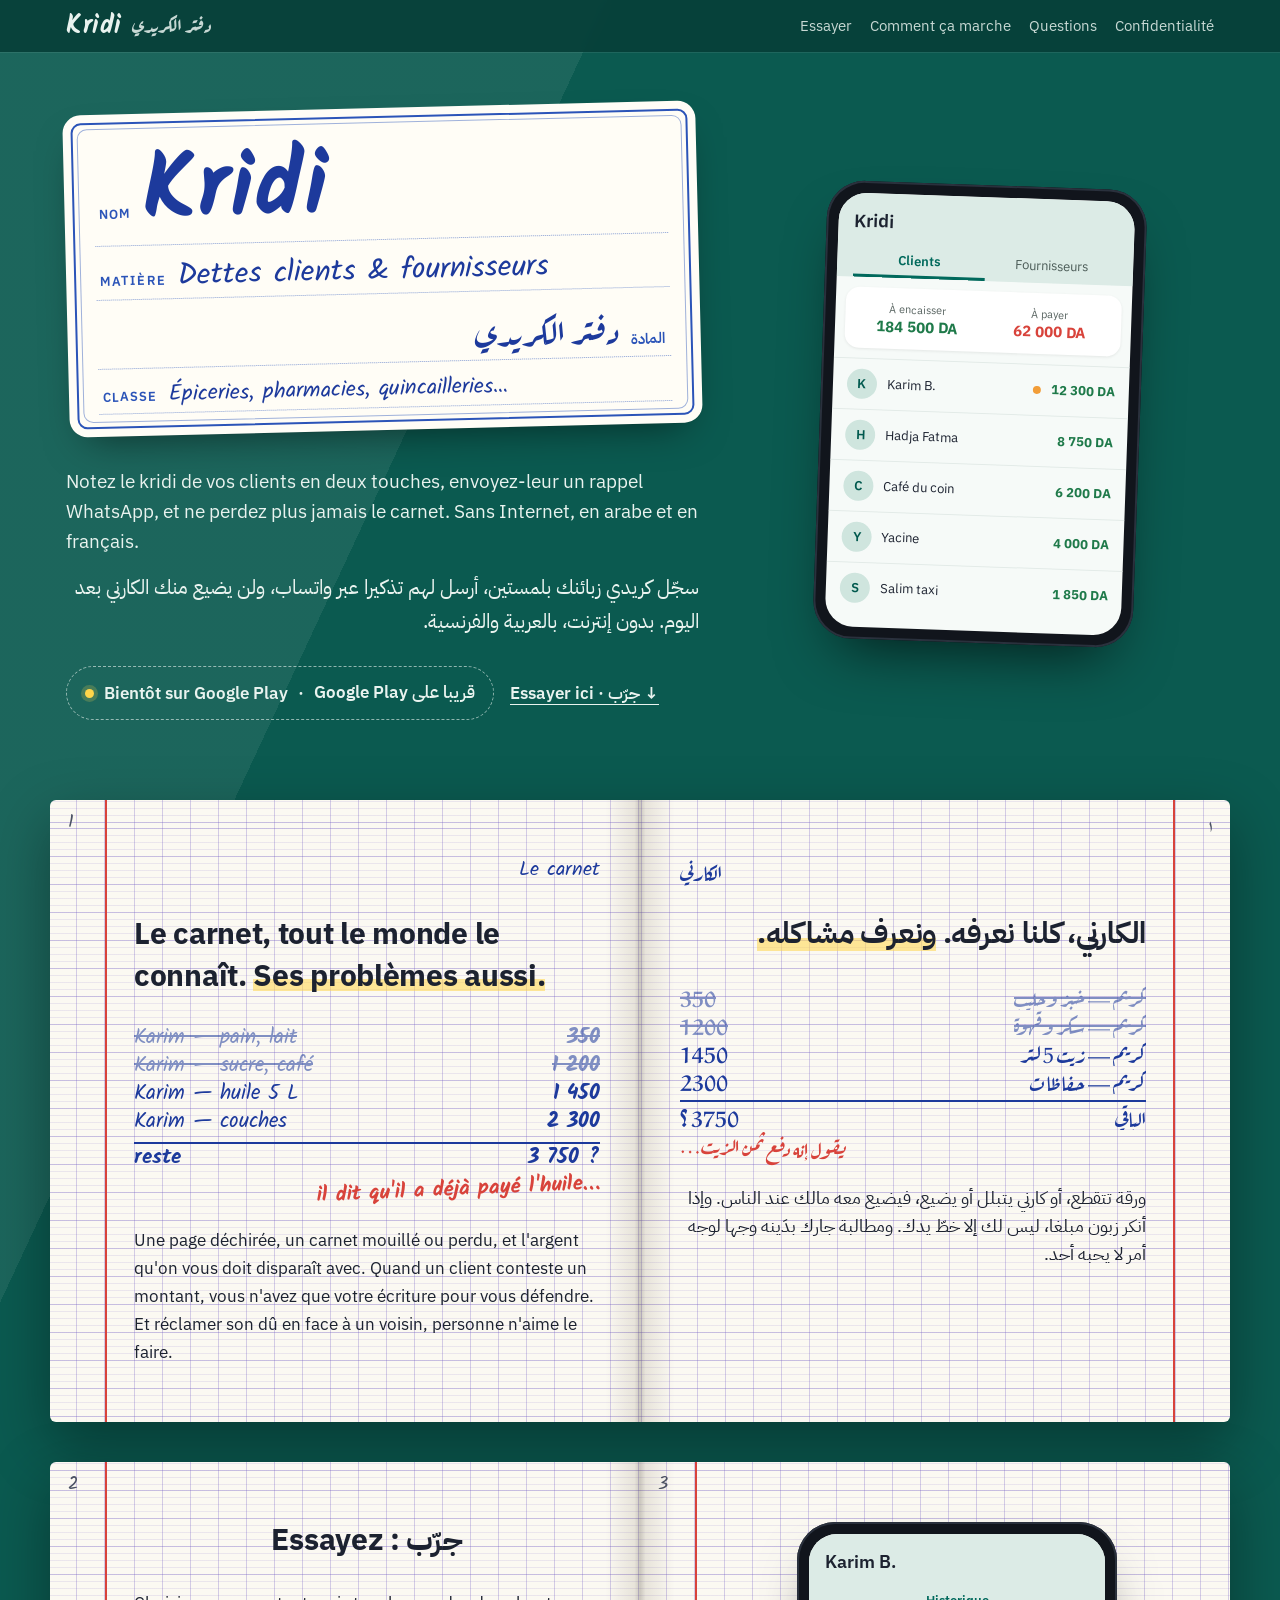
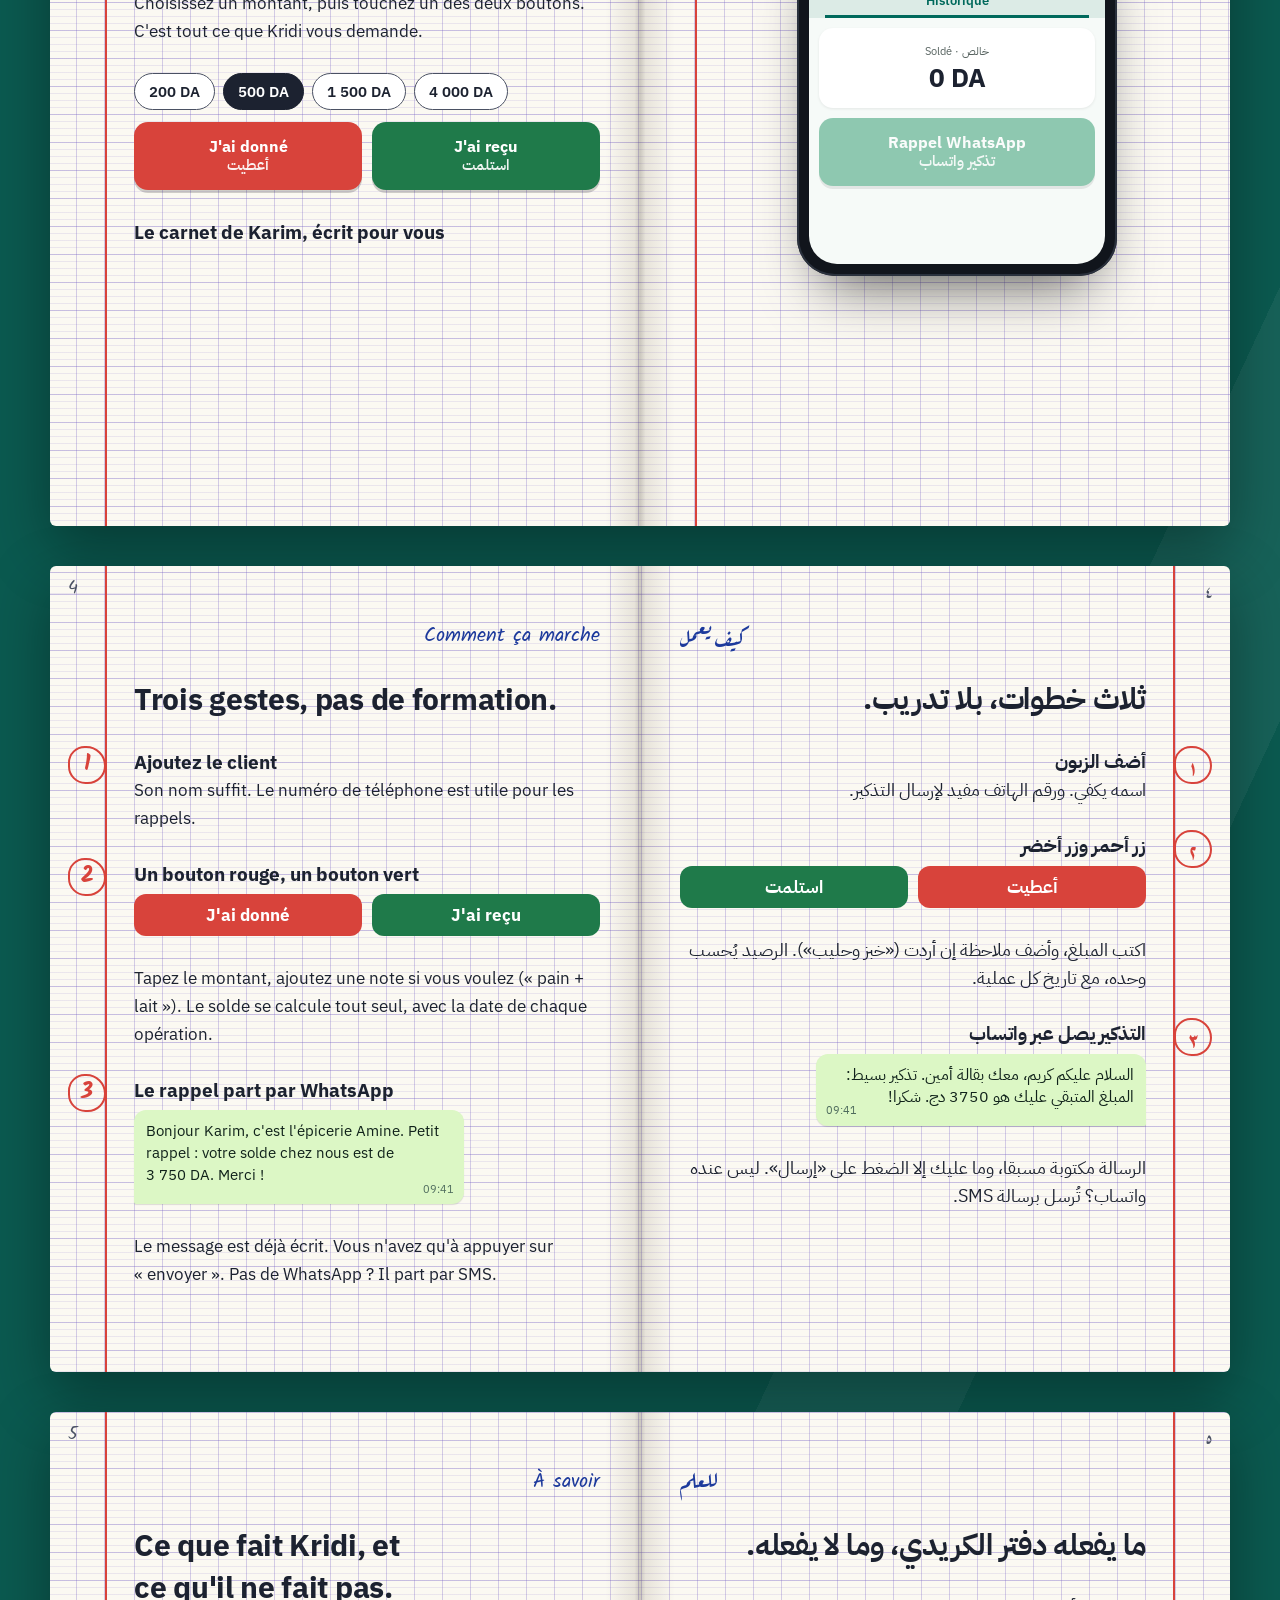
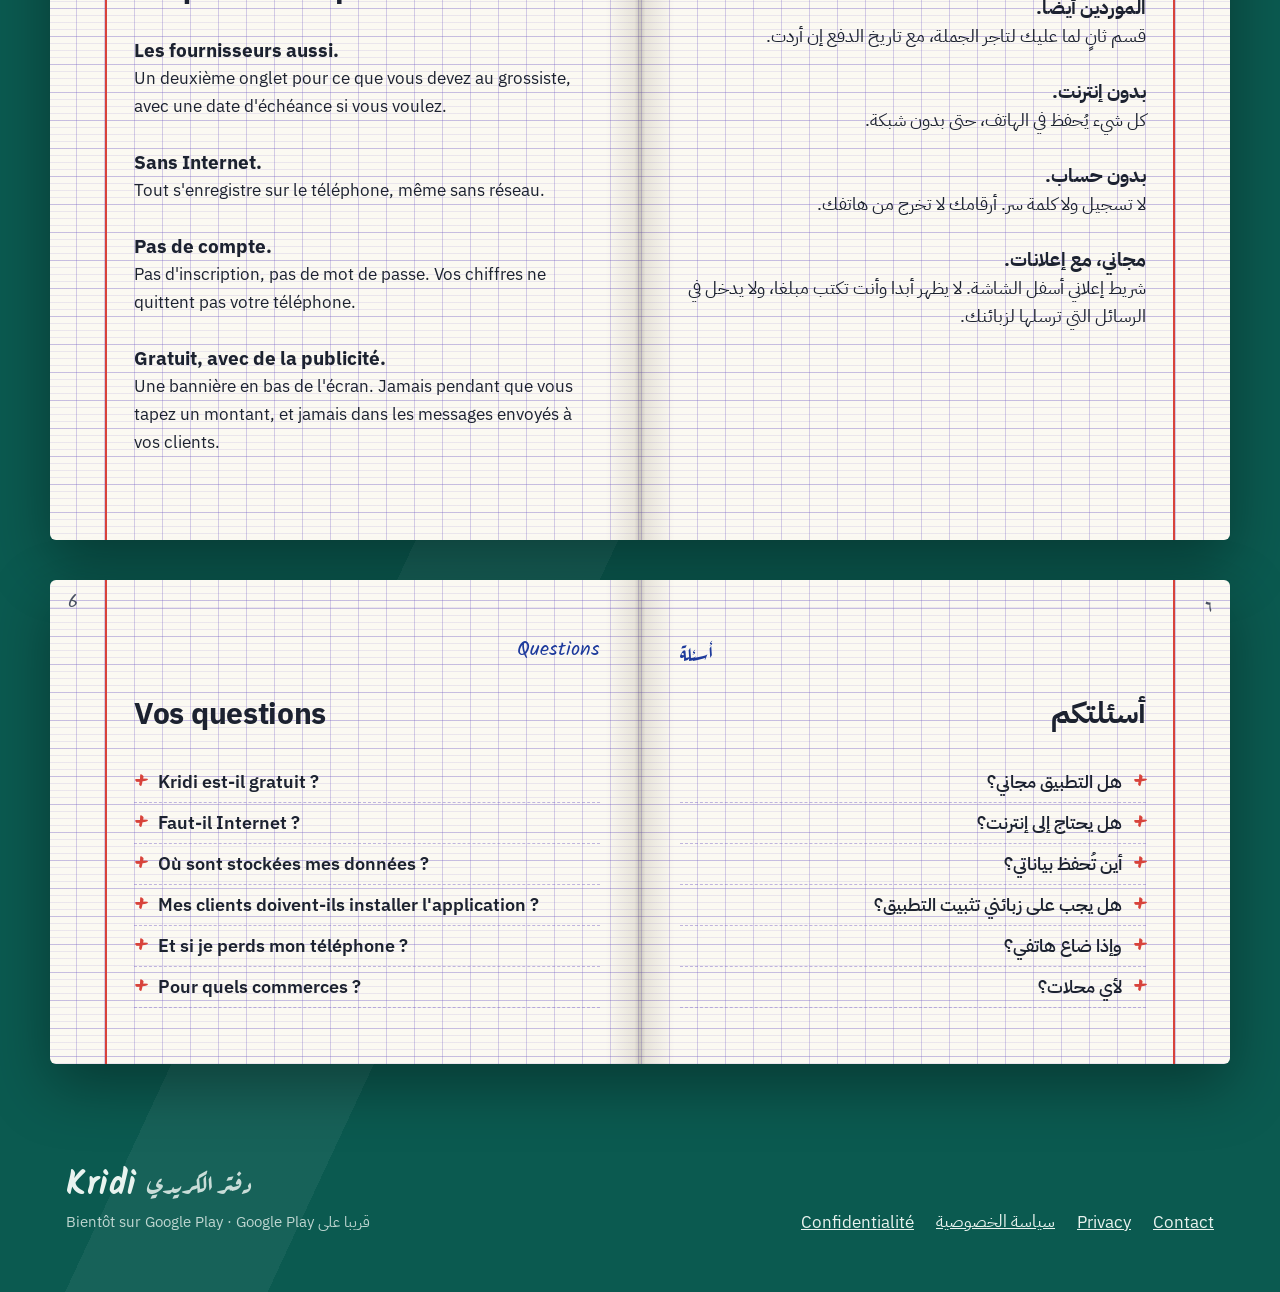
<file: index.html>
<!doctype html>
<html lang="fr">
<head>
<meta charset="utf-8">
<meta name="viewport" content="width=device-width, initial-scale=1">
<title>Kridi — Carnet de crédit pour commerçants · دفتر الكريدي</title>
<meta name="description" content="Kridi remplace le carnet de crédit papier : dettes clients et fournisseurs en deux touches, rappels WhatsApp, sans Internet. En arabe et en français. Gratuit.">
<link rel="canonical" href="https://ironsnitra.github.io/kridi/">
<meta name="theme-color" content="#0b5a50">
<meta name="robots" content="index, follow, max-image-preview:large">

<meta property="og:type" content="website">
<meta property="og:site_name" content="Kridi">
<meta property="og:title" content="Kridi — le carnet de crédit des commerçants · دفتر الكريدي">
<meta property="og:description" content="Notez le kridi de vos clients en deux touches, envoyez un rappel WhatsApp, et ne perdez plus le carnet.">
<meta property="og:url" content="https://ironsnitra.github.io/kridi/">
<meta property="og:image" content="https://ironsnitra.github.io/kridi/assets/og.png">
<meta property="og:image:width" content="1200">
<meta property="og:image:height" content="630">
<meta property="og:image:alt" content="L'étiquette d'un cahier : Nom Kridi, Matière : dettes clients et fournisseurs, دفتر الكريدي">
<meta property="og:locale" content="fr_DZ">
<meta property="og:locale:alternate" content="ar_DZ">
<meta name="twitter:card" content="summary_large_image">

<link rel="icon" href="assets/favicon.svg" type="image/svg+xml">
<link rel="apple-touch-icon" href="assets/apple-touch-icon.png">

<link rel="preconnect" href="https://fonts.googleapis.com">
<link rel="preconnect" href="https://fonts.gstatic.com" crossorigin>
<link rel="stylesheet" href="https://fonts.googleapis.com/css2?family=Aref+Ruqaa:wght@400;700&family=IBM+Plex+Sans+Arabic:wght@400;600;700&family=IBM+Plex+Sans:wght@400;600;700&family=Kalam:wght@400;700&display=swap">
<link rel="stylesheet" href="assets/style.css">

<script type="application/ld+json">
{
  "@context": "https://schema.org",
  "@graph": [
    {
      "@type": "SoftwareApplication",
      "name": "Kridi",
      "alternateName": ["دفتر الكريدي", "Carnet Kridi"],
      "description": "Carnet de crédit numérique pour commerçants : dettes clients et fournisseurs, rappels WhatsApp et SMS, fonctionne sans Internet.",
      "applicationCategory": "BusinessApplication",
      "operatingSystem": "Android",
      "inLanguage": ["ar", "fr", "en"],
      "offers": { "@type": "Offer", "price": "0", "priceCurrency": "DZD" },
      "url": "https://ironsnitra.github.io/kridi/",
      "image": "https://ironsnitra.github.io/kridi/assets/og.png"
    },
    {
      "@type": "FAQPage",
      "mainEntity": [
        { "@type": "Question", "name": "Kridi est-il gratuit ?", "acceptedAnswer": { "@type": "Answer", "text": "Oui. L'application affiche des publicités discrètes, jamais pendant que vous notez un montant." } },
        { "@type": "Question", "name": "Faut-il Internet pour utiliser Kridi ?", "acceptedAnswer": { "@type": "Answer", "text": "Non. Tout fonctionne hors ligne. Internet sert seulement à afficher les publicités et à envoyer les rappels WhatsApp." } },
        { "@type": "Question", "name": "Où sont stockées mes données ?", "acceptedAnswer": { "@type": "Answer", "text": "Sur votre téléphone. Il n'y a ni compte ni serveur : nous ne voyons pas vos clients ni vos montants." } },
        { "@type": "Question", "name": "Mes clients doivent-ils installer l'application ?", "acceptedAnswer": { "@type": "Answer", "text": "Non. Ils reçoivent un simple message WhatsApp ou SMS que vous envoyez vous-même." } },
        { "@type": "Question", "name": "Que se passe-t-il si je perds mon téléphone ?", "acceptedAnswer": { "@type": "Answer", "text": "Pour l'instant, les données restent sur le téléphone. La sauvegarde arrive dans une prochaine version." } }
      ]
    }
  ]
}
</script>
<script>
  // Decide the language before first paint on small screens, to avoid a flash.
  try {
    var saved = localStorage.getItem("kridi-lang");
    var guess = (navigator.language || "").slice(0, 2) === "ar" ? "ar" : "fr";
    document.documentElement.dataset.lang = saved || guess;
  } catch (e) { document.documentElement.dataset.lang = "fr"; }
</script>
</head>
<body>

<header class="topbar">
  <a class="brand" href="./" aria-label="Kridi, accueil"><b>Kridi</b><span lang="ar">دفتر الكريدي</span></a>
  <nav aria-label="Sections">
    <a href="#essayer">Essayer</a>
    <a href="#comment">Comment ça marche</a>
    <a href="#questions">Questions</a>
    <a href="privacy/">Confidentialité</a>
  </nav>
  <div class="lang-switch" role="group" aria-label="Langue / اللغة">
    <button type="button" data-set-lang="fr" aria-pressed="true">FR</button>
    <button type="button" data-set-lang="ar" lang="ar" aria-pressed="false">عربي</button>
  </div>
</header>

<section class="cover" aria-labelledby="title">
  <div>
    <div class="label">
      <h1 id="title">
        <span class="field field--name"><small>Nom</small> <span class="w">Kridi</span></span>
        <span class="field field--subject"><small>Matière</small> <span class="w">Dettes clients &amp; fournisseurs</span></span>
        <span class="field field--subject" lang="ar" dir="rtl"><small>المادة</small> <span class="w">دفتر الكريدي</span></span>
        <span class="field field--class"><small>Classe</small> <span class="w">Épiceries, pharmacies, quincailleries…</span></span>
      </h1>
    </div>

    <p class="lede" lang="fr">Notez le kridi de vos clients en deux touches, envoyez-leur un rappel WhatsApp, et ne perdez plus jamais le carnet. Sans Internet, en arabe et en français.</p>
    <p class="lede" lang="ar" dir="rtl">سجّل كريدي زبائنك بلمستين، أرسل لهم تذكيرا عبر واتساب، ولن يضيع منك الكارني بعد اليوم. بدون إنترنت، بالعربية والفرنسية.</p>

    <div class="actions">
      <span class="soon"><i aria-hidden="true"></i><span lang="fr">Bientôt sur Google Play</span><span class="sep" aria-hidden="true">·</span><span lang="ar" dir="rtl">قريبا على Google Play</span></span>
      <a class="ghost-link" href="#essayer">Essayer ici · <span lang="ar">جرّب</span> ↓</a>
    </div>
  </div>

  <div class="phone" role="img" aria-label="Écran d'accueil de Kridi : total à encaisser 184 500 DA, total à payer 62 000 DA, liste des clients avec leur solde">
    <div class="screen" aria-hidden="true">
      <div class="appbar">
        <b>Kridi</b>
        <div class="tabs"><span class="on">Clients</span><span>Fournisseurs</span></div>
      </div>
      <div class="totals">
        <div><small>À encaisser</small><strong class="pos">184 500 DA</strong></div>
        <div><small>À payer</small><strong class="neg">62 000 DA</strong></div>
      </div>
      <ul class="rows">
        <li><span class="av">K</span><span class="nm">Karim B.</span><span class="dot"></span><span class="amt">12 300 DA</span></li>
        <li><span class="av">H</span><span class="nm">Hadja Fatma</span><span class="amt">8 750 DA</span></li>
        <li><span class="av">C</span><span class="nm">Café du coin</span><span class="amt">6 200 DA</span></li>
        <li><span class="av">Y</span><span class="nm">Yacine</span><span class="amt">4 000 DA</span></li>
        <li><span class="av">S</span><span class="nm">Salim taxi</span><span class="amt">1 850 DA</span></li>
      </ul>
    </div>
  </div>
</section>

<main>

  <!-- 1. The paper notebook -->
  <section class="spread" aria-label="Le carnet papier / الكارني">
    <article class="page" lang="fr">
      <span class="folio">1</span>
      <p class="date">Le carnet</p>
      <h2>Le carnet, tout le monde le connaît. <u>Ses problèmes aussi.</u></h2>
      <ul class="ledger" aria-label="Exemple de page de carnet">
        <li class="paid"><span class="n">Karim — pain, lait</span><span class="a">350</span></li>
        <li class="paid"><span class="n">Karim — sucre, café</span><span class="a">1 200</span></li>
        <li><span class="n">Karim — huile 5 L</span><span class="a">1 450</span></li>
        <li><span class="n">Karim — couches</span><span class="a">2 300</span></li>
        <li class="sum"><span class="n">reste</span><span class="a">3 750 ?</span></li>
        <li class="scribble">il dit qu'il a déjà payé l'huile…</li>
      </ul>
      <p>Une page déchirée, un carnet mouillé ou perdu, et l'argent qu'on vous doit disparaît avec. Quand un client conteste un montant, vous n'avez que votre écriture pour vous défendre. Et réclamer son dû en face à un voisin, personne n'aime le faire.</p>
    </article>
    <article class="page" lang="ar" dir="rtl">
      <span class="folio">١</span>
      <p class="date">الكارني</p>
      <h2>الكارني، كلنا نعرفه. <u>ونعرف مشاكله.</u></h2>
      <ul class="ledger" aria-label="مثال على صفحة من الكارني">
        <li class="paid"><span class="n">كريم — خبز وحليب</span><span class="a">350</span></li>
        <li class="paid"><span class="n">كريم — سكر وقهوة</span><span class="a">1200</span></li>
        <li><span class="n">كريم — زيت 5 لتر</span><span class="a">1450</span></li>
        <li><span class="n">كريم — حفاظات</span><span class="a">2300</span></li>
        <li class="sum"><span class="n">الباقي</span><span class="a">3750 ؟</span></li>
        <li class="scribble">يقول إنه دفع ثمن الزيت…</li>
      </ul>
      <p>ورقة تتقطع، أو كارني يتبلل أو يضيع، فيضيع معه مالك عند الناس. وإذا أنكر زبون مبلغا، ليس لك إلا خطّ يدك. ومطالبة جارك بدَينه وجها لوجه أمر لا يحبه أحد.</p>
    </article>
  </section>

  <!-- 2. Live demo -->
  <section class="spread spread--demo" id="essayer" aria-labelledby="demo-title">
    <div class="page" lang="fr">
      <span class="folio">2</span>
      <h2 id="demo-title" class="demo-intro">Essayez&nbsp;: <span lang="ar">جرّب</span></h2>
      <p>Choisissez un montant, puis touchez un des deux boutons. C'est tout ce que Kridi vous demande.</p>
      <div class="demo-controls">
        <div class="chips" role="group" aria-label="Montant / المبلغ">
          <button type="button" data-amount="200" aria-pressed="false">200 DA</button>
          <button type="button" data-amount="500" aria-pressed="true">500 DA</button>
          <button type="button" data-amount="1500" aria-pressed="false">1 500 DA</button>
          <button type="button" data-amount="4000" aria-pressed="false">4 000 DA</button>
        </div>
        <div class="demo-buttons">
          <button type="button" class="give" data-type="credit">J'ai donné <small lang="ar">أعطيت</small></button>
          <button type="button" class="get" data-type="payment">J'ai reçu <small lang="ar">استلمت</small></button>
        </div>
      </div>
      <h3>Le carnet de Karim, écrit pour vous</h3>
      <ol class="ledger demo-ledger" aria-live="polite"></ol>
    </div>
    <div class="page" lang="fr">
      <span class="folio">3</span>
      <div class="phone demo-phone">
        <div class="screen">
          <div class="appbar"><b>Karim B.</b><div class="tabs"><span class="on">Historique</span></div></div>
          <div class="balance-card">
            <small data-balance-label>Soldé</small>
            <strong data-balance>0 DA</strong>
          </div>
          <div style="padding: 0 10px">
            <button type="button" class="demo-remind" disabled>Rappel WhatsApp <small lang="ar">تذكير واتساب</small></button>
          </div>
          <div class="bubble demo-bubble" hidden>
            <span data-msg></span>
            <time>09:41</time>
          </div>
        </div>
      </div>
    </div>
  </section>

  <!-- 3. How it works -->
  <section class="spread" id="comment" aria-label="Comment ça marche / كيف يعمل">
    <article class="page" lang="fr">
      <span class="folio">4</span>
      <p class="date">Comment ça marche</p>
      <h2>Trois gestes, pas de formation.</h2>
      <ol class="steps">
        <li>
          <h3>Ajoutez le client</h3>
          <p>Son nom suffit. Le numéro de téléphone est utile pour les rappels.</p>
        </li>
        <li>
          <h3>Un bouton rouge, un bouton vert</h3>
          <div class="two-buttons" aria-hidden="true"><span class="give">J'ai donné</span><span class="get">J'ai reçu</span></div>
          <p>Tapez le montant, ajoutez une note si vous voulez («&nbsp;pain + lait&nbsp;»). Le solde se calcule tout seul, avec la date de chaque opération.</p>
        </li>
        <li>
          <h3>Le rappel part par WhatsApp</h3>
          <div class="bubble">Bonjour Karim, c'est l'épicerie Amine. Petit rappel&nbsp;: votre solde chez nous est de 3&nbsp;750&nbsp;DA. Merci&nbsp;!<time>09:41</time></div>
          <p>Le message est déjà écrit. Vous n'avez qu'à appuyer sur «&nbsp;envoyer&nbsp;». Pas de WhatsApp&nbsp;? Il part par SMS.</p>
        </li>
      </ol>
    </article>
    <article class="page" lang="ar" dir="rtl">
      <span class="folio">٤</span>
      <p class="date">كيف يعمل</p>
      <h2>ثلاث خطوات، بلا تدريب.</h2>
      <ol class="steps">
        <li>
          <h3>أضف الزبون</h3>
          <p>اسمه يكفي. ورقم الهاتف مفيد لإرسال التذكير.</p>
        </li>
        <li>
          <h3>زر أحمر وزر أخضر</h3>
          <div class="two-buttons" aria-hidden="true"><span class="give">أعطيت</span><span class="get">استلمت</span></div>
          <p>اكتب المبلغ، وأضف ملاحظة إن أردت («خبز وحليب»). الرصيد يُحسب وحده، مع تاريخ كل عملية.</p>
        </li>
        <li>
          <h3>التذكير يصل عبر واتساب</h3>
          <div class="bubble">السلام عليكم كريم، معك بقالة أمين. تذكير بسيط: المبلغ المتبقي عليك هو 3750 دج. شكرا!<time>09:41</time></div>
          <p>الرسالة مكتوبة مسبقا، وما عليك إلا الضغط على «إرسال». ليس عنده واتساب؟ تُرسل برسالة SMS.</p>
        </li>
      </ol>
    </article>
  </section>

  <!-- 4. What to know -->
  <section class="spread" aria-label="Ce qu'il faut savoir / ما يجب أن تعرفه">
    <article class="page" lang="fr">
      <span class="folio">5</span>
      <p class="date">À savoir</p>
      <h2>Ce que fait Kridi, et ce qu'il ne fait pas.</h2>
      <ul class="facts">
        <li><b>Les fournisseurs aussi.</b> Un deuxième onglet pour ce que vous devez au grossiste, avec une date d'échéance si vous voulez.</li>
        <li><b>Sans Internet.</b> Tout s'enregistre sur le téléphone, même sans réseau.</li>
        <li><b>Pas de compte.</b> Pas d'inscription, pas de mot de passe. Vos chiffres ne quittent pas votre téléphone.</li>
        <li><b>Gratuit, avec de la publicité.</b> Une bannière en bas de l'écran. Jamais pendant que vous tapez un montant, et jamais dans les messages envoyés à vos clients.</li>
      </ul>
    </article>
    <article class="page" lang="ar" dir="rtl">
      <span class="folio">٥</span>
      <p class="date">للعلم</p>
      <h2>ما يفعله دفتر الكريدي، وما لا يفعله.</h2>
      <ul class="facts">
        <li><b>الموردين أيضا.</b> قسم ثانٍ لما عليك لتاجر الجملة، مع تاريخ الدفع إن أردت.</li>
        <li><b>بدون إنترنت.</b> كل شيء يُحفظ في الهاتف، حتى بدون شبكة.</li>
        <li><b>بدون حساب.</b> لا تسجيل ولا كلمة سر. أرقامك لا تخرج من هاتفك.</li>
        <li><b>مجاني، مع إعلانات.</b> شريط إعلاني أسفل الشاشة. لا يظهر أبدا وأنت تكتب مبلغا، ولا يدخل في الرسائل التي ترسلها لزبائنك.</li>
      </ul>
    </article>
  </section>

  <!-- 5. FAQ -->
  <section class="spread faq" id="questions" aria-label="Questions / أسئلة">
    <article class="page" lang="fr">
      <span class="folio">6</span>
      <p class="date">Questions</p>
      <h2>Vos questions</h2>
      <details><summary>Kridi est-il gratuit&nbsp;?</summary><p>Oui. L'application affiche des publicités discrètes, jamais pendant que vous notez un montant.</p></details>
      <details><summary>Faut-il Internet&nbsp;?</summary><p>Non. Tout fonctionne hors ligne. Internet sert seulement à afficher les publicités et à envoyer les rappels WhatsApp.</p></details>
      <details><summary>Où sont stockées mes données&nbsp;?</summary><p>Sur votre téléphone. Il n'y a ni compte ni serveur&nbsp;: nous ne voyons pas vos clients ni vos montants. Détails dans la <a href="privacy/">politique de confidentialité</a>.</p></details>
      <details><summary>Mes clients doivent-ils installer l'application&nbsp;?</summary><p>Non. Ils reçoivent un simple message WhatsApp ou SMS que vous envoyez vous-même.</p></details>
      <details><summary>Et si je perds mon téléphone&nbsp;?</summary><p>Pour l'instant, les données restent sur le téléphone. La sauvegarde arrive dans une prochaine version.</p></details>
      <details><summary>Pour quels commerces&nbsp;?</summary><p>Tout commerce qui vend à crédit&nbsp;: épiceries, alimentation générale, boulangeries, pharmacies, quincailleries, taxiphones.</p></details>
    </article>
    <article class="page" lang="ar" dir="rtl">
      <span class="folio">٦</span>
      <p class="date">أسئلة</p>
      <h2>أسئلتكم</h2>
      <details><summary>هل التطبيق مجاني؟</summary><p>نعم. يعرض إعلانات بسيطة، ولا تظهر أبدا وأنت تسجّل مبلغا.</p></details>
      <details><summary>هل يحتاج إلى إنترنت؟</summary><p>لا. كل شيء يعمل بدون إنترنت. الإنترنت يُستعمل فقط لعرض الإعلانات وإرسال التذكير عبر واتساب.</p></details>
      <details><summary>أين تُحفظ بياناتي؟</summary><p>في هاتفك. لا يوجد حساب ولا خادم، ولا نرى زبائنك ولا مبالغك. التفاصيل في <a href="privacy/#ar">سياسة الخصوصية</a>.</p></details>
      <details><summary>هل يجب على زبائني تثبيت التطبيق؟</summary><p>لا. تصلهم رسالة واتساب أو SMS عادية ترسلها أنت بنفسك.</p></details>
      <details><summary>وإذا ضاع هاتفي؟</summary><p>حاليا تبقى البيانات في الهاتف. النسخ الاحتياطي قادم في إصدار قريب.</p></details>
      <details><summary>لأي محلات؟</summary><p>كل محل يبيع بالكريدي: بقالة، مواد غذائية عامة، مخبزة، صيدلية، محل أدوات، طاكسيفون.</p></details>
    </article>
  </section>

</main>

<footer class="backcover">
  <div>
    <a class="brand" href="./"><b>Kridi</b><span lang="ar">دفتر الكريدي</span></a>
    <p>Bientôt sur Google Play · <span lang="ar" dir="rtl">قريبا على Google Play</span></p>
  </div>
  <nav aria-label="Liens">
    <a href="privacy/">Confidentialité</a>
    <a href="privacy/#ar" lang="ar">سياسة الخصوصية</a>
    <a href="privacy/#en" lang="en">Privacy</a>
    <a href="mailto:slash.spitfire@gmail.com">Contact</a>
  </nav>
</footer>

<script src="assets/site.js" defer></script>
</body>
</html>
</file>
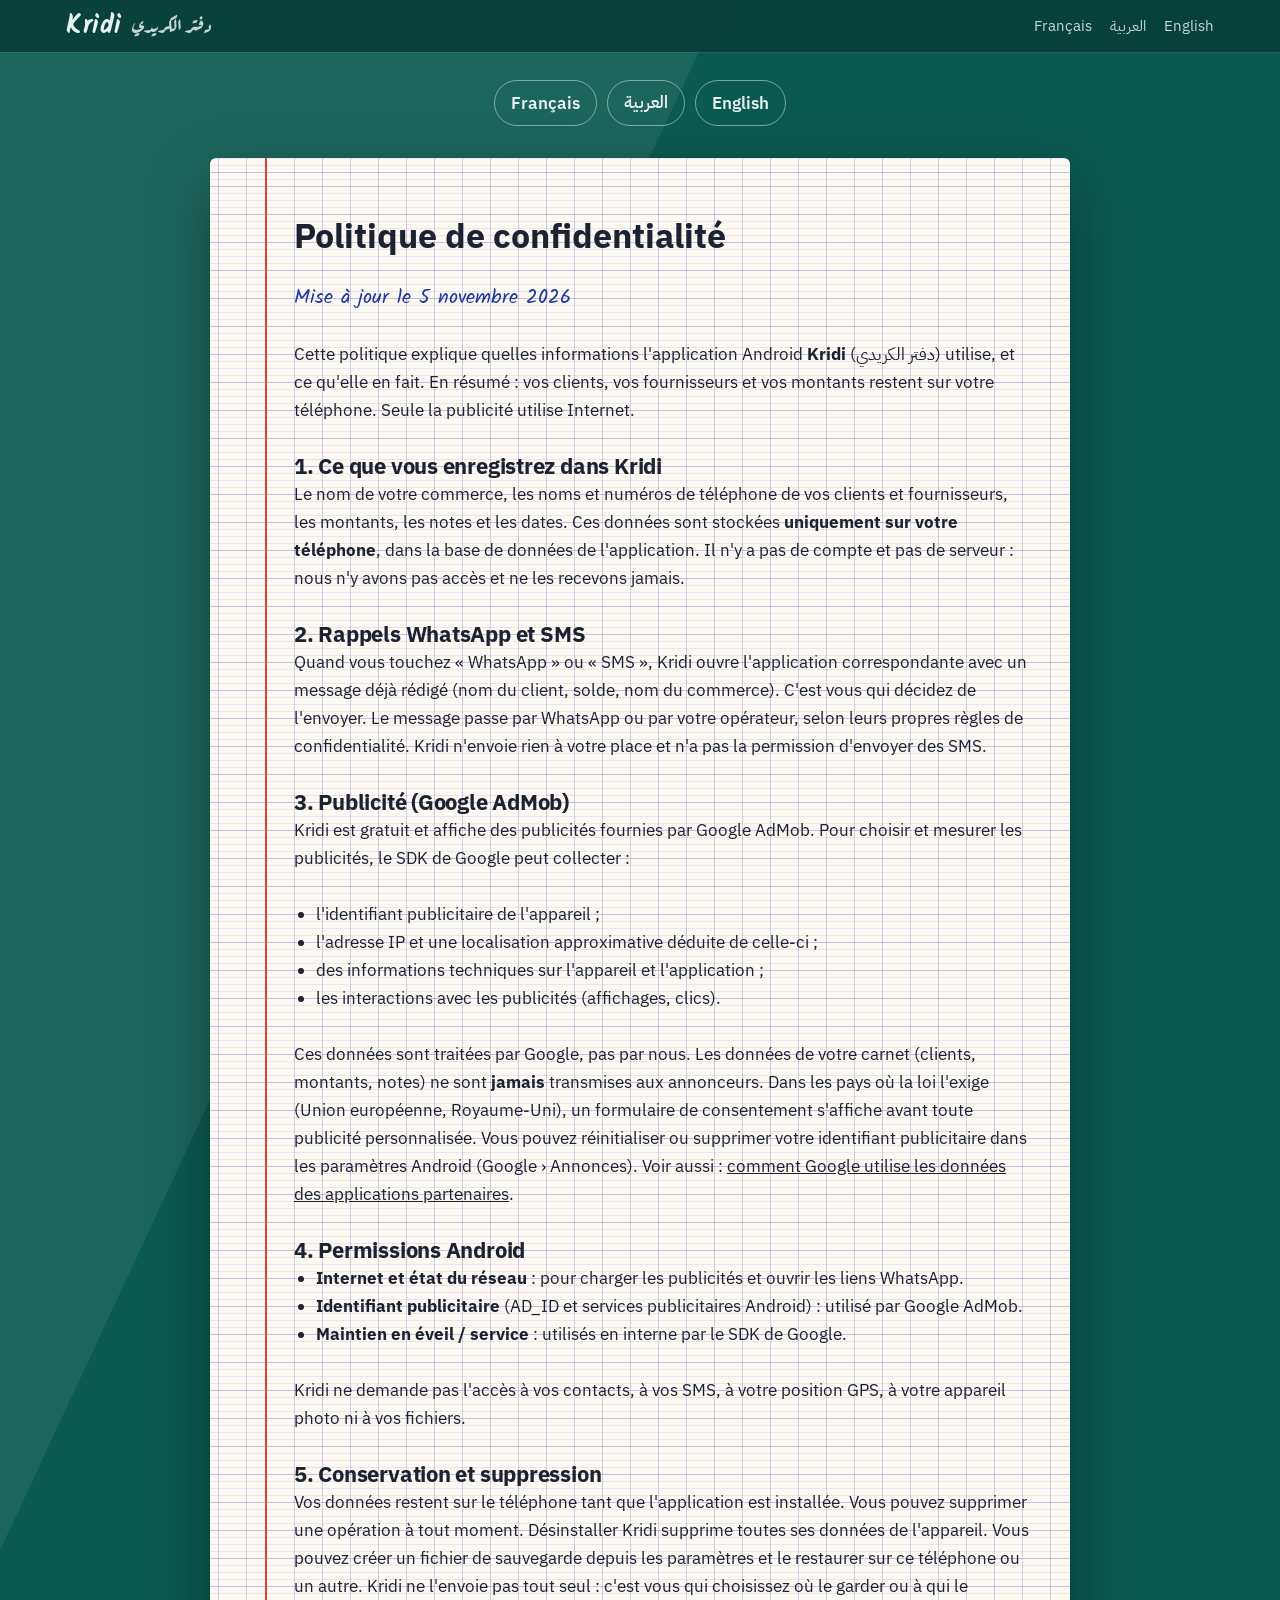
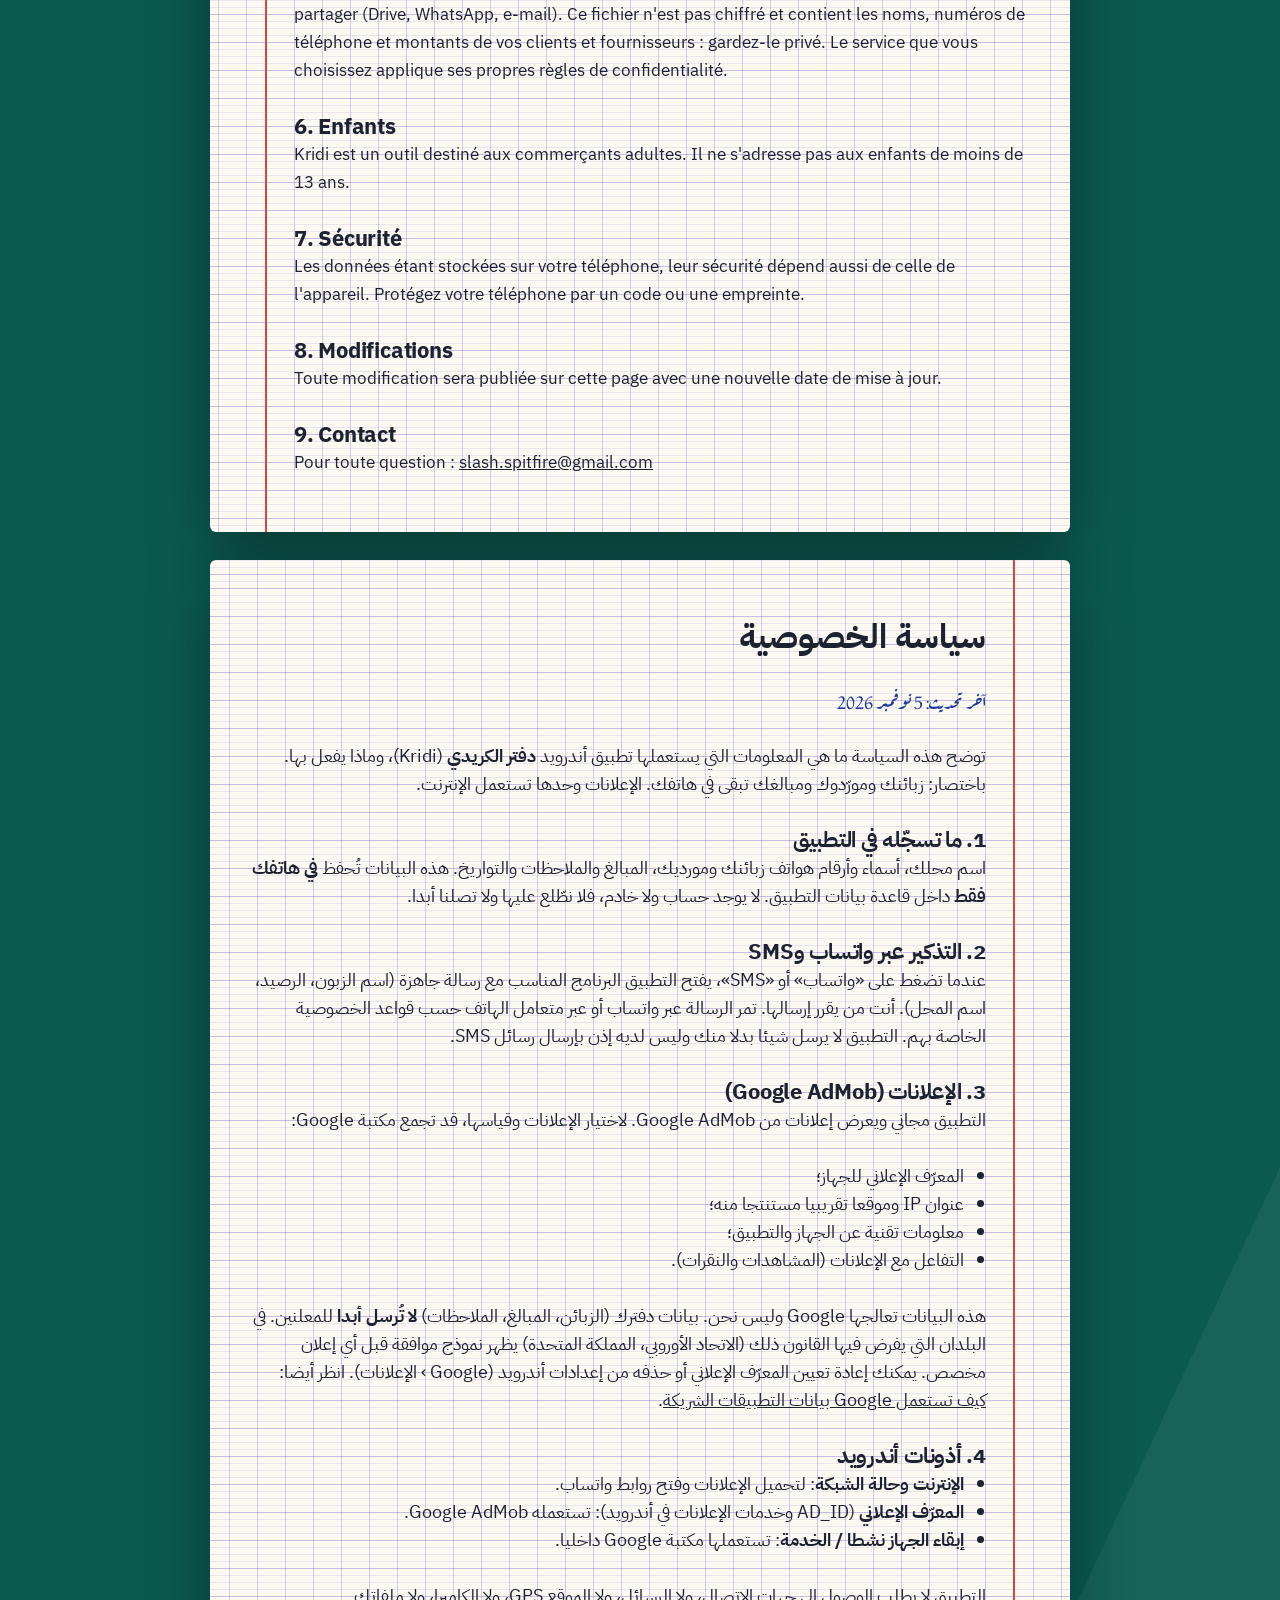
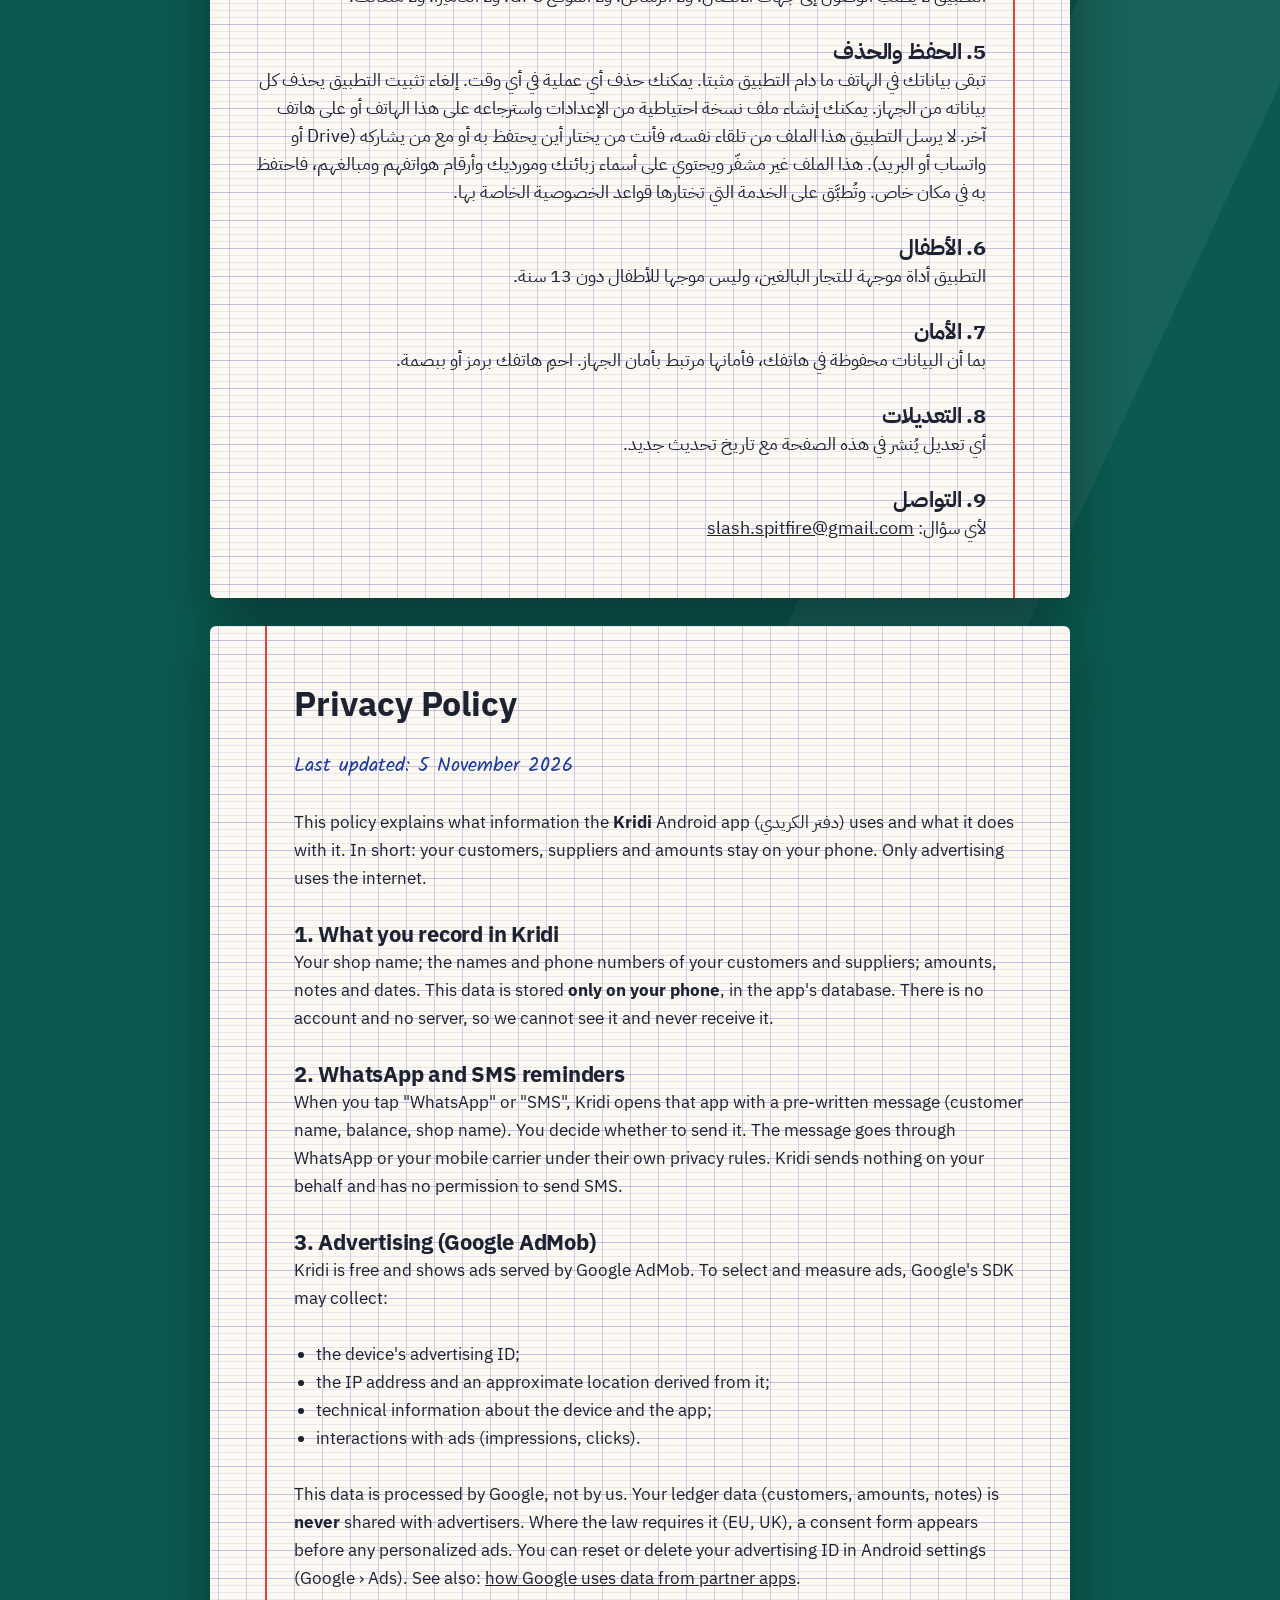
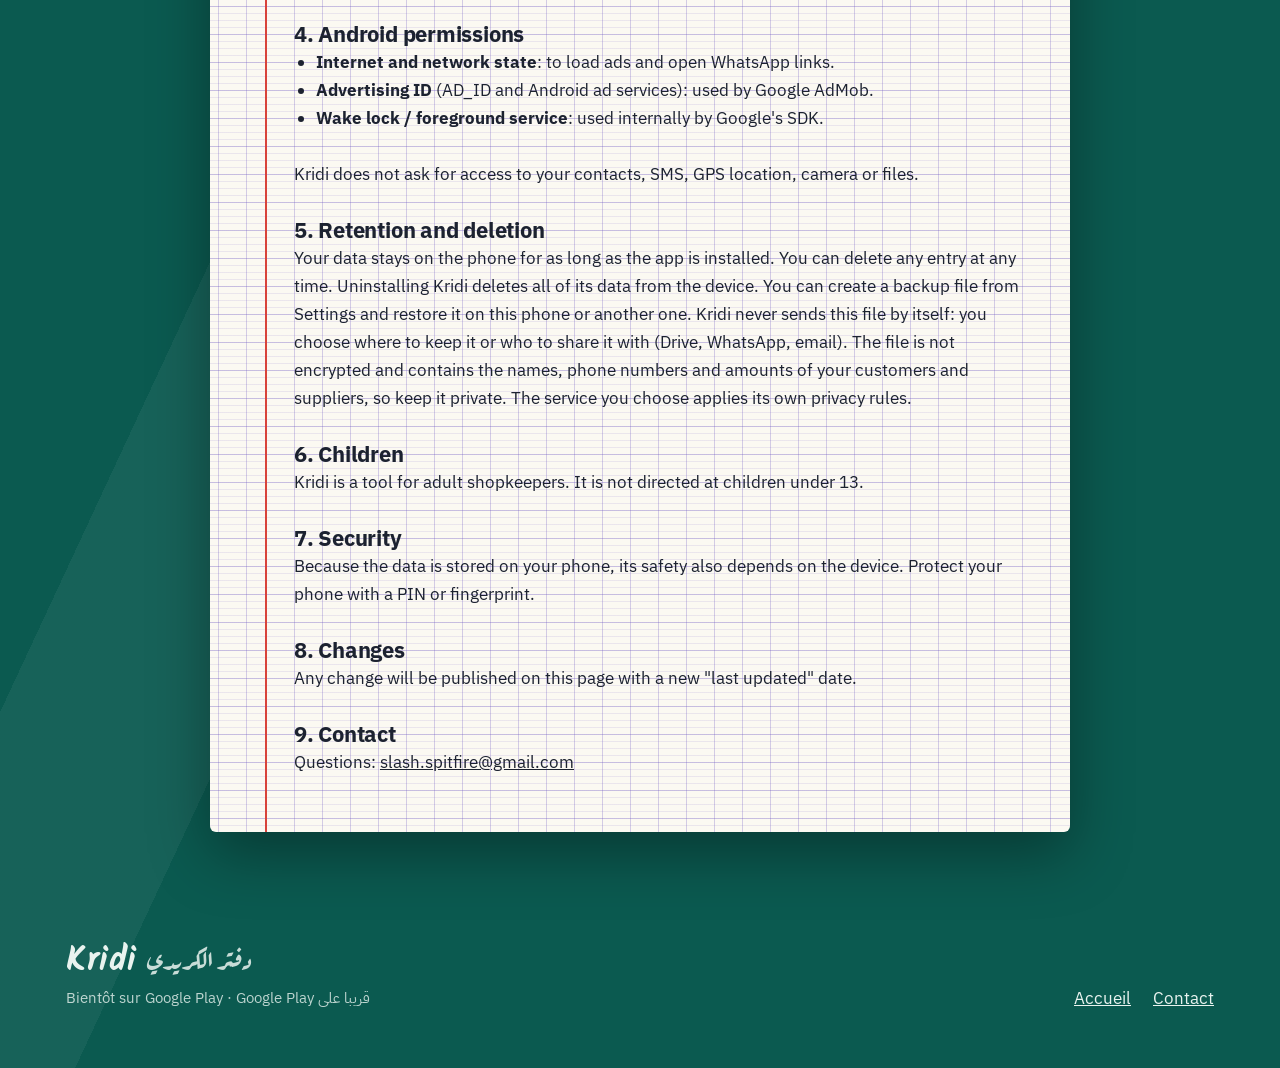
<file: privacy/index.html>
<!doctype html>
<html lang="fr">
<head>
<meta charset="utf-8">
<meta name="viewport" content="width=device-width, initial-scale=1">
<title>Politique de confidentialité — Kridi · سياسة الخصوصية</title>
<meta name="description" content="Politique de confidentialité de l'application Kridi (دفتر الكريدي) : vos données restent sur votre téléphone, pas de compte, publicité Google AdMob. En français, arabe et anglais.">
<link rel="canonical" href="https://ironsnitra.github.io/kridi/privacy/">
<meta name="theme-color" content="#0b5a50">
<meta property="og:type" content="article">
<meta property="og:site_name" content="Kridi">
<meta property="og:title" content="Politique de confidentialité — Kridi">
<meta property="og:description" content="Vos données restent sur votre téléphone. Pas de compte, pas de serveur.">
<meta property="og:url" content="https://ironsnitra.github.io/kridi/privacy/">
<meta property="og:image" content="https://ironsnitra.github.io/kridi/assets/og.png">
<meta name="twitter:card" content="summary_large_image">
<link rel="icon" href="../assets/favicon.svg" type="image/svg+xml">
<link rel="apple-touch-icon" href="../assets/apple-touch-icon.png">
<link rel="preconnect" href="https://fonts.googleapis.com">
<link rel="preconnect" href="https://fonts.gstatic.com" crossorigin>
<link rel="stylesheet" href="https://fonts.googleapis.com/css2?family=Aref+Ruqaa:wght@400;700&family=IBM+Plex+Sans+Arabic:wght@400;600;700&family=IBM+Plex+Sans:wght@400;600;700&family=Kalam:wght@400;700&display=swap">
<link rel="stylesheet" href="../assets/style.css">
</head>
<body>

<header class="topbar">
  <a class="brand" href="../" aria-label="Kridi, accueil"><b>Kridi</b><span lang="ar">دفتر الكريدي</span></a>
  <nav aria-label="Sections">
    <a href="#fr">Français</a>
    <a href="#ar" lang="ar">العربية</a>
    <a href="#en" lang="en">English</a>
  </nav>
</header>

<div class="doc-langs">
  <a href="#fr">Français</a>
  <a href="#ar" lang="ar">العربية</a>
  <a href="#en" lang="en">English</a>
</div>

<main class="doc">

<article class="page" id="fr" lang="fr">
  <h1>Politique de confidentialité</h1>
  <p class="updated">Mise à jour le 5 novembre 2026</p>

  <p>Cette politique explique quelles informations l'application Android <strong>Kridi</strong> (دفتر الكريدي) utilise, et ce qu'elle en fait. En résumé&nbsp;: vos clients, vos fournisseurs et vos montants restent sur votre téléphone. Seule la publicité utilise Internet.</p>

  <h2>1. Ce que vous enregistrez dans Kridi</h2>
  <p>Le nom de votre commerce, les noms et numéros de téléphone de vos clients et fournisseurs, les montants, les notes et les dates. Ces données sont stockées <strong>uniquement sur votre téléphone</strong>, dans la base de données de l'application. Il n'y a pas de compte et pas de serveur&nbsp;: nous n'y avons pas accès et ne les recevons jamais.</p>

  <h2>2. Rappels WhatsApp et SMS</h2>
  <p>Quand vous touchez «&nbsp;WhatsApp&nbsp;» ou «&nbsp;SMS&nbsp;», Kridi ouvre l'application correspondante avec un message déjà rédigé (nom du client, solde, nom du commerce). C'est vous qui décidez de l'envoyer. Le message passe par WhatsApp ou par votre opérateur, selon leurs propres règles de confidentialité. Kridi n'envoie rien à votre place et n'a pas la permission d'envoyer des SMS.</p>

  <h2>3. Publicité (Google AdMob)</h2>
  <p>Kridi est gratuit et affiche des publicités fournies par Google AdMob. Pour choisir et mesurer les publicités, le SDK de Google peut collecter&nbsp;:</p>
  <ul>
    <li>l'identifiant publicitaire de l'appareil&nbsp;;</li>
    <li>l'adresse IP et une localisation approximative déduite de celle-ci&nbsp;;</li>
    <li>des informations techniques sur l'appareil et l'application&nbsp;;</li>
    <li>les interactions avec les publicités (affichages, clics).</li>
  </ul>
  <p>Ces données sont traitées par Google, pas par nous. Les données de votre carnet (clients, montants, notes) ne sont <strong>jamais</strong> transmises aux annonceurs. Dans les pays où la loi l'exige (Union européenne, Royaume-Uni), un formulaire de consentement s'affiche avant toute publicité personnalisée. Vous pouvez réinitialiser ou supprimer votre identifiant publicitaire dans les paramètres Android (Google › Annonces). Voir aussi&nbsp;: <a href="https://policies.google.com/technologies/partner-sites" rel="noopener">comment Google utilise les données des applications partenaires</a>.</p>

  <h2>4. Permissions Android</h2>
  <ul>
    <li><strong>Internet et état du réseau</strong>&nbsp;: pour charger les publicités et ouvrir les liens WhatsApp.</li>
    <li><strong>Identifiant publicitaire</strong> (AD_ID et services publicitaires Android)&nbsp;: utilisé par Google AdMob.</li>
    <li><strong>Maintien en éveil / service</strong>&nbsp;: utilisés en interne par le SDK de Google.</li>
  </ul>
  <p>Kridi ne demande pas l'accès à vos contacts, à vos SMS, à votre position GPS, à votre appareil photo ni à vos fichiers.</p>

  <h2>5. Conservation et suppression</h2>
  <p>Vos données restent sur le téléphone tant que l'application est installée. Vous pouvez supprimer une opération à tout moment. Désinstaller Kridi supprime toutes ses données de l'appareil. Vous pouvez créer un fichier de sauvegarde depuis les paramètres et le restaurer sur ce téléphone ou un autre. Kridi ne l'envoie pas tout seul&nbsp;: c'est vous qui choisissez où le garder ou à qui le partager (Drive, WhatsApp, e-mail). Ce fichier n'est pas chiffré et contient les noms, numéros de téléphone et montants de vos clients et fournisseurs&nbsp;: gardez-le privé. Le service que vous choisissez applique ses propres règles de confidentialité.</p>

  <h2>6. Enfants</h2>
  <p>Kridi est un outil destiné aux commerçants adultes. Il ne s'adresse pas aux enfants de moins de 13 ans.</p>

  <h2>7. Sécurité</h2>
  <p>Les données étant stockées sur votre téléphone, leur sécurité dépend aussi de celle de l'appareil. Protégez votre téléphone par un code ou une empreinte.</p>

  <h2>8. Modifications</h2>
  <p>Toute modification sera publiée sur cette page avec une nouvelle date de mise à jour.</p>

  <h2>9. Contact</h2>
  <p>Pour toute question&nbsp;: <a href="mailto:slash.spitfire@gmail.com">slash.spitfire@gmail.com</a></p>
</article>

<article class="page" id="ar" lang="ar" dir="rtl">
  <h1>سياسة الخصوصية</h1>
  <p class="updated">آخر تحديث: 5 نوفمبر 2026</p>

  <p>توضح هذه السياسة ما هي المعلومات التي يستعملها تطبيق أندرويد <strong>دفتر الكريدي</strong> (Kridi)، وماذا يفعل بها. باختصار: زبائنك ومورّدوك ومبالغك تبقى في هاتفك. الإعلانات وحدها تستعمل الإنترنت.</p>

  <h2>1. ما تسجّله في التطبيق</h2>
  <p>اسم محلك، أسماء وأرقام هواتف زبائنك ومورديك، المبالغ والملاحظات والتواريخ. هذه البيانات تُحفظ <strong>في هاتفك فقط</strong> داخل قاعدة بيانات التطبيق. لا يوجد حساب ولا خادم، فلا نطّلع عليها ولا تصلنا أبدا.</p>

  <h2>2. التذكير عبر واتساب وSMS</h2>
  <p>عندما تضغط على «واتساب» أو «SMS»، يفتح التطبيق البرنامج المناسب مع رسالة جاهزة (اسم الزبون، الرصيد، اسم المحل). أنت من يقرر إرسالها. تمر الرسالة عبر واتساب أو عبر متعامل الهاتف حسب قواعد الخصوصية الخاصة بهم. التطبيق لا يرسل شيئا بدلا منك وليس لديه إذن بإرسال رسائل SMS.</p>

  <h2>3. الإعلانات (Google AdMob)</h2>
  <p>التطبيق مجاني ويعرض إعلانات من Google AdMob. لاختيار الإعلانات وقياسها، قد تجمع مكتبة Google:</p>
  <ul>
    <li>المعرّف الإعلاني للجهاز؛</li>
    <li>عنوان IP وموقعا تقريبيا مستنتجا منه؛</li>
    <li>معلومات تقنية عن الجهاز والتطبيق؛</li>
    <li>التفاعل مع الإعلانات (المشاهدات والنقرات).</li>
  </ul>
  <p>هذه البيانات تعالجها Google وليس نحن. بيانات دفترك (الزبائن، المبالغ، الملاحظات) <strong>لا تُرسل أبدا</strong> للمعلنين. في البلدان التي يفرض فيها القانون ذلك (الاتحاد الأوروبي، المملكة المتحدة) يظهر نموذج موافقة قبل أي إعلان مخصص. يمكنك إعادة تعيين المعرّف الإعلاني أو حذفه من إعدادات أندرويد (Google › الإعلانات). انظر أيضا: <a href="https://policies.google.com/technologies/partner-sites" rel="noopener">كيف تستعمل Google بيانات التطبيقات الشريكة</a>.</p>

  <h2>4. أذونات أندرويد</h2>
  <ul>
    <li><strong>الإنترنت وحالة الشبكة</strong>: لتحميل الإعلانات وفتح روابط واتساب.</li>
    <li><strong>المعرّف الإعلاني</strong> (AD_ID وخدمات الإعلانات في أندرويد): تستعمله Google AdMob.</li>
    <li><strong>إبقاء الجهاز نشطا / الخدمة</strong>: تستعملها مكتبة Google داخليا.</li>
  </ul>
  <p>التطبيق لا يطلب الوصول إلى جهات الاتصال، ولا الرسائل، ولا الموقع GPS، ولا الكاميرا، ولا ملفاتك.</p>

  <h2>5. الحفظ والحذف</h2>
  <p>تبقى بياناتك في الهاتف ما دام التطبيق مثبتا. يمكنك حذف أي عملية في أي وقت. إلغاء تثبيت التطبيق يحذف كل بياناته من الجهاز. يمكنك إنشاء ملف نسخة احتياطية من الإعدادات واسترجاعه على هذا الهاتف أو على هاتف آخر. لا يرسل التطبيق هذا الملف من تلقاء نفسه، فأنت من يختار أين يحتفظ به أو مع من يشاركه (Drive أو واتساب أو البريد). هذا الملف غير مشفّر ويحتوي على أسماء زبائنك ومورديك وأرقام هواتفهم ومبالغهم، فاحتفظ به في مكان خاص. وتُطبَّق على الخدمة التي تختارها قواعد الخصوصية الخاصة بها.</p>

  <h2>6. الأطفال</h2>
  <p>التطبيق أداة موجهة للتجار البالغين، وليس موجها للأطفال دون 13 سنة.</p>

  <h2>7. الأمان</h2>
  <p>بما أن البيانات محفوظة في هاتفك، فأمانها مرتبط بأمان الجهاز. احمِ هاتفك برمز أو ببصمة.</p>

  <h2>8. التعديلات</h2>
  <p>أي تعديل يُنشر في هذه الصفحة مع تاريخ تحديث جديد.</p>

  <h2>9. التواصل</h2>
  <p>لأي سؤال: <a href="mailto:slash.spitfire@gmail.com">slash.spitfire@gmail.com</a></p>
</article>

<article class="page" id="en" lang="en">
  <h1>Privacy Policy</h1>
  <p class="updated">Last updated: 5 November 2026</p>

  <p>This policy explains what information the <strong>Kridi</strong> Android app (دفتر الكريدي) uses and what it does with it. In short: your customers, suppliers and amounts stay on your phone. Only advertising uses the internet.</p>

  <h2>1. What you record in Kridi</h2>
  <p>Your shop name; the names and phone numbers of your customers and suppliers; amounts, notes and dates. This data is stored <strong>only on your phone</strong>, in the app's database. There is no account and no server, so we cannot see it and never receive it.</p>

  <h2>2. WhatsApp and SMS reminders</h2>
  <p>When you tap "WhatsApp" or "SMS", Kridi opens that app with a pre-written message (customer name, balance, shop name). You decide whether to send it. The message goes through WhatsApp or your mobile carrier under their own privacy rules. Kridi sends nothing on your behalf and has no permission to send SMS.</p>

  <h2>3. Advertising (Google AdMob)</h2>
  <p>Kridi is free and shows ads served by Google AdMob. To select and measure ads, Google's SDK may collect:</p>
  <ul>
    <li>the device's advertising ID;</li>
    <li>the IP address and an approximate location derived from it;</li>
    <li>technical information about the device and the app;</li>
    <li>interactions with ads (impressions, clicks).</li>
  </ul>
  <p>This data is processed by Google, not by us. Your ledger data (customers, amounts, notes) is <strong>never</strong> shared with advertisers. Where the law requires it (EU, UK), a consent form appears before any personalized ads. You can reset or delete your advertising ID in Android settings (Google › Ads). See also: <a href="https://policies.google.com/technologies/partner-sites" rel="noopener">how Google uses data from partner apps</a>.</p>

  <h2>4. Android permissions</h2>
  <ul>
    <li><strong>Internet and network state</strong>: to load ads and open WhatsApp links.</li>
    <li><strong>Advertising ID</strong> (AD_ID and Android ad services): used by Google AdMob.</li>
    <li><strong>Wake lock / foreground service</strong>: used internally by Google's SDK.</li>
  </ul>
  <p>Kridi does not ask for access to your contacts, SMS, GPS location, camera or files.</p>

  <h2>5. Retention and deletion</h2>
  <p>Your data stays on the phone for as long as the app is installed. You can delete any entry at any time. Uninstalling Kridi deletes all of its data from the device. You can create a backup file from Settings and restore it on this phone or another one. Kridi never sends this file by itself: you choose where to keep it or who to share it with (Drive, WhatsApp, email). The file is not encrypted and contains the names, phone numbers and amounts of your customers and suppliers, so keep it private. The service you choose applies its own privacy rules.</p>

  <h2>6. Children</h2>
  <p>Kridi is a tool for adult shopkeepers. It is not directed at children under 13.</p>

  <h2>7. Security</h2>
  <p>Because the data is stored on your phone, its safety also depends on the device. Protect your phone with a PIN or fingerprint.</p>

  <h2>8. Changes</h2>
  <p>Any change will be published on this page with a new "last updated" date.</p>

  <h2>9. Contact</h2>
  <p>Questions: <a href="mailto:slash.spitfire@gmail.com">slash.spitfire@gmail.com</a></p>
</article>

</main>

<footer class="backcover">
  <div>
    <a class="brand" href="../"><b>Kridi</b><span lang="ar">دفتر الكريدي</span></a>
    <p>Bientôt sur Google Play · <span lang="ar" dir="rtl">قريبا على Google Play</span></p>
  </div>
  <nav aria-label="Liens">
    <a href="../">Accueil</a>
    <a href="mailto:slash.spitfire@gmail.com">Contact</a>
  </nav>
</footer>

</body>
</html>
</file>
<file: assets/style.css>
/* Kridi — a Seyès cahier (French-ruled school notebook), opened on a desk.
   French reads on the left page with its red margin on the left;
   Arabic reads on the right page with its margin on the right. */

:root {
  --line: 28px;                       /* one Seyès "big" line; body text sits on it */
  --paper: #fbf9f2;
  --paper-edge: #efeadc;
  --ink: #1c2230;
  --ink-soft: #4a5163;
  --bic: #1d3a9c;                     /* blue ballpoint */
  --red: #d8433b;                     /* margin line, credit */
  --green: #1f7a4a;                   /* payment */
  --seyes-strong: rgba(118, 96, 196, .30);
  --seyes-thin: rgba(118, 96, 196, .13);
  --cover: #0b5a50;                   /* plastic protège-cahier */
  --cover-deep: #073f39;
  --cover-ink: #e9f3ef;
  --label: #fffdf6;
  --margin: 56px;

  --sans: "IBM Plex Sans", "IBM Plex Sans Arabic", system-ui, sans-serif;
  --arabic: "IBM Plex Sans Arabic", "IBM Plex Sans", system-ui, sans-serif;
  --hand: "Kalam", "Segoe Print", cursive;
  --ruqaa: "Aref Ruqaa", "IBM Plex Sans Arabic", serif;

  color-scheme: light;
}

* { box-sizing: border-box; }

html { scroll-behavior: smooth; -webkit-text-size-adjust: 100%; }

body {
  margin: 0;
  font: 17px/var(--line) var(--sans);
  color: var(--ink);
  background:
    linear-gradient(115deg, rgba(255,255,255,.07) 0 18%, transparent 18% 64%, rgba(255,255,255,.05) 64% 70%, transparent 70%),
    var(--cover);
  overflow-x: clip;
}

[lang="ar"] { font-family: var(--arabic); }

a { color: inherit; }

img, svg { display: block; max-width: 100%; }

.visually-hidden {
  position: absolute !important; width: 1px; height: 1px; overflow: hidden;
  clip: rect(0 0 0 0); white-space: nowrap;
}

:focus-visible { outline: 3px solid #ffd54a; outline-offset: 3px; border-radius: 4px; }

/* ---------- Top bar ---------- */

.topbar {
  position: sticky; top: 0; z-index: 20;
  display: flex; align-items: center; gap: 16px;
  /* full-width bar, content aligned to the 1180px column */
  padding: 12px max(16px, calc((100% - 1180px) / 2 + 16px));
  color: var(--cover-ink);
  background: rgba(7, 63, 57, .92); backdrop-filter: blur(6px);
  box-shadow: 0 1px 0 rgba(255,255,255,.08);
}
.brand { display: flex; align-items: baseline; gap: 10px; text-decoration: none; }
.brand b { font: 700 26px/1 var(--hand); letter-spacing: .5px; }
.brand span { font: 700 20px/1 var(--ruqaa); opacity: .85; }
.topbar nav { margin-inline-start: auto; display: flex; gap: 18px; font-size: 15px; }
.topbar nav a { text-decoration: none; opacity: .85; }
.topbar nav a:hover { opacity: 1; text-decoration: underline; text-underline-offset: 4px; }

.lang-switch { display: none; }

/* ---------- Cover (hero) ---------- */

.cover {
  max-width: 1180px; margin: 0 auto; padding: 56px 16px 72px;
  display: grid; grid-template-columns: minmax(0, 1.15fr) minmax(0, .85fr);
  gap: 48px; align-items: center; color: var(--cover-ink);
}

.label {
  position: relative; background: var(--label); color: var(--ink);
  border-radius: 18px; padding: 26px 30px 22px;
  box-shadow: 0 1px 0 rgba(0,0,0,.05), 0 18px 40px -18px rgba(0,0,0,.55);
  transform: rotate(-1.4deg);
  outline: 2px solid #2b54b8; outline-offset: -10px;  /* the printed double frame */
}
.label::after {                         /* second thin frame line */
  content: ""; position: absolute; inset: 14px; border: 1px solid rgba(43, 84, 184, .45);
  border-radius: 10px; pointer-events: none;
}
.label h1 { margin: 0; font-weight: 400; }
.field {
  display: flex; align-items: baseline; gap: 12px;
  border-bottom: 1.5px dotted rgba(43, 84, 184, .55);
  padding: 6px 4px 2px;
}
.field + .field { margin-top: 6px; }
.field small {
  flex: none; font: 600 13px/1 var(--sans); letter-spacing: .08em;
  text-transform: uppercase; color: #2b54b8;
}
.field[lang="ar"] small { letter-spacing: 0; font: 600 15px/1 var(--arabic); }
.field .w { font-family: var(--hand); color: var(--bic); }
.field[lang="ar"] .w { font-family: var(--ruqaa); }
.field--name .w { font-size: clamp(56px, 9vw, 92px); line-height: 1.05; font-weight: 700; }
.field--subject .w { font-size: clamp(22px, 3vw, 30px); line-height: 1.3; }
.field--subject[lang="ar"] .w { font-size: clamp(26px, 3.4vw, 36px); line-height: 1.5; }
.field--class .w { font-size: clamp(18px, 2.2vw, 22px); line-height: 1.4; }

.lede { margin: 36px 0 0; max-width: 34em; font-size: 19px; line-height: 30px; }
.lede[lang="ar"] { margin-top: 14px; font-size: 20px; line-height: 34px; }

.actions { display: flex; flex-wrap: wrap; gap: 12px 16px; margin-top: 28px; align-items: center; }
.soon {
  display: inline-flex; align-items: center; gap: 10px; padding: 12px 18px;
  border: 1.5px dashed rgba(233, 243, 239, .6); border-radius: 999px;
  font-weight: 600;
}
.soon i { width: 9px; height: 9px; border-radius: 50%; background: #ffd54a; box-shadow: 0 0 0 4px rgba(255,213,74,.2); }
.ghost-link { font-weight: 600; text-underline-offset: 5px; }

/* ---------- Phone (CSS mock of the real home screen) ---------- */

.phone {
  width: min(320px, 100%); margin-inline: auto;
  border-radius: 38px; padding: 12px; background: #11151c;
  box-shadow: 0 30px 60px -25px rgba(0,0,0,.7), inset 0 0 0 2px #2a313d;
  transform: rotate(2deg);
}
.screen { border-radius: 28px; overflow: hidden; background: #f6faf8; color: var(--ink); font-size: 13px; line-height: 18px; }
.appbar { background: #dcebe6; padding: 16px 16px 0; }
.appbar b { display: block; font: 600 18px/24px var(--sans); }
.tabs { display: flex; margin-top: 10px; }
.tabs span { flex: 1; text-align: center; padding: 8px 0; color: #4b5b57; }
.tabs .on { color: #00695c; font-weight: 600; box-shadow: inset 0 -3px 0 #00695c; }
.totals { display: flex; margin: 10px; padding: 12px 6px; background: #fff; border-radius: 14px; box-shadow: 0 1px 3px rgba(0,0,0,.08); text-align: center; }
.totals div { flex: 1; }
.totals small { display: block; color: #55615e; }
.totals strong { font-size: 15px; }
.pos { color: var(--green); }
.neg { color: var(--red); }
.rows { list-style: none; margin: 0; padding: 0 0 14px; }
.rows li { display: flex; align-items: center; gap: 10px; padding: 10px 14px; border-top: 1px solid #e3ebe8; }
.rows .av { flex: none; width: 30px; height: 30px; border-radius: 50%; background: #cfe5de; display: grid; place-items: center; font-weight: 600; color: #00594e; }
.rows .nm { flex: 1; min-width: 0; }
.rows .dot { width: 8px; height: 8px; border-radius: 50%; background: #f29d38; }
.rows .amt { font-weight: 700; color: var(--green); white-space: nowrap; }

/* ---------- Spreads (open notebook pages) ---------- */

main { padding: 8px 0 24px; }

.spread {
  position: relative;
  max-width: 1180px; margin: 0 auto 40px;
  display: grid; grid-template-columns: 1fr 1fr;
  filter: drop-shadow(0 22px 30px rgba(0,0,0,.35));
}
.spread::after {                           /* spine shadow */
  content: ""; position: absolute; top: 0; bottom: 0; left: 50%; width: 70px;
  transform: translateX(-50%); pointer-events: none;
  background: linear-gradient(to right, transparent, rgba(60, 40, 10, .10) 42%, rgba(30, 20, 5, .22) 50%, rgba(60, 40, 10, .10) 58%, transparent);
}

.page {
  position: relative; min-width: 0;
  padding: calc(var(--line) * 2) 40px calc(var(--line) * 2) calc(var(--margin) + 28px);
  background-color: var(--paper);
  background-image:
    linear-gradient(to right, transparent calc(var(--margin) - 1px), var(--red) calc(var(--margin) - 1px), var(--red) calc(var(--margin) + 1px), transparent calc(var(--margin) + 1px)),
    repeating-linear-gradient(to bottom, var(--seyes-strong) 0 1px, transparent 1px var(--line)),
    repeating-linear-gradient(to bottom, var(--seyes-thin) 0 1px, transparent 1px calc(var(--line) / 4)),
    repeating-linear-gradient(to right, var(--seyes-strong) 0 1px, transparent 1px var(--line));
  background-position: 0 0, 0 var(--line), 0 var(--line), var(--margin) 0;
}
.page:first-child { border-radius: 6px 0 0 6px; }
.page:last-child { border-radius: 0 6px 6px 0; }

/* Arabic page: margin on the right, as in Arabic notebooks. */
.page[lang="ar"] {
  padding: calc(var(--line) * 2) calc(var(--margin) + 28px) calc(var(--line) * 2) 40px;
  background-image:
    linear-gradient(to left, transparent calc(var(--margin) - 1px), var(--red) calc(var(--margin) - 1px), var(--red) calc(var(--margin) + 1px), transparent calc(var(--margin) + 1px)),
    repeating-linear-gradient(to bottom, var(--seyes-strong) 0 1px, transparent 1px var(--line)),
    repeating-linear-gradient(to bottom, var(--seyes-thin) 0 1px, transparent 1px calc(var(--line) / 4)),
    repeating-linear-gradient(to left, var(--seyes-strong) 0 1px, transparent 1px var(--line));
  background-position: 0 0, 0 var(--line), 0 var(--line), calc(100% - var(--margin)) 0;
}

.folio {                                     /* page number in the outer corner */
  position: absolute; top: 14px; font: 400 18px/1 var(--hand); color: var(--ink-soft);
}
.page[lang="fr"] .folio { left: 18px; }
.page[lang="ar"] .folio { right: 18px; font-family: var(--ruqaa); }

.date {                                      /* the date every pupil writes on top */
  margin: 0 0 var(--line); font: 400 20px/var(--line) var(--hand); color: var(--bic);
  text-align: end;
}
.page[lang="ar"] .date { font: 400 22px/var(--line) var(--ruqaa); text-align: end; }

.page h2 {
  margin: 0 0 var(--line); font-size: 30px; line-height: calc(var(--line) * 1.5);
  font-weight: 700; letter-spacing: -.01em; text-wrap: balance;
}
.page h2 u { text-decoration: none; background: linear-gradient(transparent 62%, rgba(255, 213, 74, .55) 62% 92%, transparent 92%); }
.page h3 { margin: var(--line) 0 0; font-size: 19px; line-height: var(--line); }
.page p { margin: 0 0 var(--line); max-width: 36em; }
.page p:last-child { margin-bottom: 0; }
.page[lang="ar"] p, .page[lang="ar"] li { font-size: 18px; line-height: var(--line); }

/* Handwritten ledger lines sitting on the ruling. */
.ledger { list-style: none; margin: 0 0 var(--line); padding: 0; }
.ledger li {
  position: relative; display: flex; gap: 14px; align-items: baseline;
  height: var(--line); font: 400 21px/var(--line) var(--hand); color: var(--bic);
  white-space: nowrap;
}
.ledger li .n { flex: 1; min-width: 0; overflow: hidden; text-overflow: ellipsis; }
.ledger li .a { font-weight: 700; }
.page[lang="ar"] .ledger li { font: 400 22px/var(--line) var(--ruqaa); }
.ledger .paid .n, .ledger .paid .a { text-decoration: line-through 2px var(--bic); opacity: .55; }
.ledger .sum {
  border-top: 2px solid var(--bic); margin-top: 6px; font-weight: 700;
}
.ledger .scribble {                          /* red pen note under the total */
  justify-content: flex-end; color: var(--red); font-weight: 700;
  transform: rotate(-2.5deg); transform-origin: right center;
}
.page[lang="ar"] .ledger .scribble { transform: rotate(2.5deg); transform-origin: left center; }

/* Numbered steps: numbers circled in red in the margin. */
.steps { list-style: none; margin: 0; padding: 0; counter-reset: s; }
.steps > li { position: relative; counter-increment: s; margin-bottom: var(--line); }
.steps > li::before {
  content: counter(s); position: absolute; top: -2px;
  width: 34px; height: 34px; display: grid; place-items: center;
  font: 700 22px/1 var(--hand); color: var(--red);
  border: 2px solid var(--red); border-radius: 46% 54% 50% 48%;
}
.page[lang="fr"] .steps > li::before { left: calc(-1 * var(--margin) - 10px); }
.page[lang="ar"] .steps > li::before { right: calc(-1 * var(--margin) - 10px); content: counter(s, arabic-indic); font-family: var(--ruqaa); }
.steps h3 { margin: 0; }

.two-buttons { display: flex; gap: 10px; margin: 6px 0 var(--line); }
.two-buttons span {
  flex: 1; text-align: center; padding: 10px 8px; border-radius: 12px;
  color: #fff; font-weight: 700; line-height: 22px;
}
.two-buttons .give { background: var(--red); }
.two-buttons .get { background: var(--green); }

.bubble {
  position: relative; max-width: 330px; margin: 6px 0 var(--line);
  background: #dcf7c5; color: #10221a; padding: 10px 12px 18px; border-radius: 12px 12px 12px 2px;
  font-size: 15px; line-height: 22px; box-shadow: 0 1px 1px rgba(0,0,0,.12);
}
.page[lang="ar"] .bubble { border-radius: 12px 12px 2px 12px; font-size: 16px; }
.bubble time { position: absolute; bottom: 4px; inset-inline-end: 10px; font-size: 11px; color: #4e6b5d; }

/* Facts list on ruled lines. */
.facts { list-style: none; margin: 0; padding: 0; }
.facts li { margin-bottom: var(--line); }
.facts b { display: block; font-size: 19px; }

/* FAQ */
.faq details { border-bottom: 1.5px dashed rgba(118, 96, 196, .45); padding: 6px 0; }
.faq summary {
  cursor: pointer; list-style: none; font-weight: 600; font-size: 18px; line-height: var(--line);
  display: flex; gap: 10px; align-items: baseline;
}
.faq summary::-webkit-details-marker { display: none; }
.faq summary::before { content: "+"; font: 700 22px/1 var(--hand); color: var(--red); width: 14px; flex: none; }
.faq details[open] summary::before { content: "−"; }
.faq details p { margin: 8px 0 var(--line) 24px; }
.page[lang="ar"] .faq details p { margin: 8px 24px var(--line) 0; }

/* ---------- Demo spread (always both halves) ---------- */

.spread--demo .page { padding-top: calc(var(--line) * 2); }
.demo-intro { text-align: center; }
.demo-controls { display: grid; gap: 12px; margin-top: var(--line); }
.chips { display: flex; flex-wrap: wrap; gap: 8px; }
.chips button {
  font: 600 15px/1 var(--sans); padding: 10px 14px; border-radius: 999px;
  border: 1.5px solid var(--ink-soft); background: #fff; color: var(--ink); cursor: pointer;
}
.chips button[aria-pressed="true"] { background: var(--ink); color: #fff; border-color: var(--ink); }
.demo-buttons { display: flex; gap: 10px; }
.demo-buttons button, .demo-remind {
  flex: 1; font: 700 16px/1.25 var(--sans); padding: 14px 10px; border: 0; border-radius: 14px;
  color: #fff; cursor: pointer; box-shadow: 0 3px 0 rgba(0,0,0,.18);
}
.demo-buttons button:active, .demo-remind:active { transform: translateY(2px); box-shadow: 0 1px 0 rgba(0,0,0,.18); }
.demo-buttons .give { background: var(--red); }
.demo-buttons .get { background: var(--green); }
.demo-buttons small, .demo-remind small { display: block; font: 600 15px/1.3 var(--arabic); opacity: .92; }
.demo-remind { flex: none; width: 100%; background: #128c5a; }
.demo-remind:disabled { opacity: .45; cursor: not-allowed; }
.demo-ledger { min-height: calc(var(--line) * 7); }
.demo-ledger li { animation: write .5s ease-out both; }
@keyframes write { from { clip-path: inset(0 100% 0 0); } to { clip-path: inset(0 0 0 0); } }
.demo-phone { transform: none; margin-top: 4px; }
.demo-phone .screen { min-height: 330px; }
.balance-card { margin: 10px; padding: 14px; background: #fff; border-radius: 14px; text-align: center; box-shadow: 0 1px 3px rgba(0,0,0,.08); }
.balance-card small { display: block; color: #55615e; }
.balance-card strong { display: block; font-size: 26px; line-height: 34px; }
.demo-bubble { margin: 10px; }
.demo-bubble[hidden] { display: none; }

@media (prefers-reduced-motion: reduce) {
  html { scroll-behavior: auto; }
  .demo-ledger li { animation: none; }
}

/* ---------- Back cover ---------- */

.backcover {
  max-width: 1180px; margin: 0 auto; padding: 40px 16px 56px;
  display: flex; flex-wrap: wrap; gap: 24px 48px; justify-content: space-between; align-items: flex-end;
  color: var(--cover-ink);
}
.backcover .brand b { font-size: 34px; }
.backcover .brand span { font-size: 26px; }
.backcover nav { display: flex; flex-wrap: wrap; gap: 8px 22px; }
.backcover p { margin: 6px 0 0; opacity: .8; font-size: 15px; }

/* ---------- Privacy page ---------- */

.doc { max-width: 860px; margin: 0 auto 48px; filter: drop-shadow(0 22px 30px rgba(0,0,0,.35)); }
.doc .page { border-radius: 6px; }
.doc .page + .page { margin-top: 28px; }
.doc h1 { margin: 0 0 var(--line); font-size: 34px; line-height: calc(var(--line) * 1.5); }
.doc h2 { font-size: 22px !important; line-height: var(--line) !important; margin: var(--line) 0 0 !important; }
.doc ul { margin: 0 0 var(--line); padding-inline-start: 22px; }
.doc li { margin: 0; }
.doc p { max-width: none !important; }
.doc-langs { display: flex; flex-wrap: wrap; gap: 10px; justify-content: center; margin: 28px auto 24px; padding: 0 16px; }
.doc-langs a {
  color: var(--cover-ink); text-decoration: none; font-weight: 600; padding: 8px 16px;
  border: 1.5px solid rgba(233, 243, 239, .5); border-radius: 999px;
}
.doc-langs a:hover { background: rgba(255,255,255,.1); }
.updated { font: 400 20px/var(--line) var(--hand); color: var(--bic); }
.page[lang="ar"] .updated { font-family: var(--ruqaa); }

/* ---------- Narrow screens: one page at a time ---------- */

@media (max-width: 959px) {
  :root { --margin: 34px; }
  .cover { grid-template-columns: 1fr; gap: 56px; padding-top: 36px; }
  .label { padding: 20px 18px 16px; }
  .spread { grid-template-columns: 1fr; margin-inline: 8px; gap: 0; }
  .spread::after { display: none; }
  .page { padding: calc(var(--line) * 2) 18px calc(var(--line) * 1.5) calc(var(--margin) + 18px); border-radius: 6px !important; }
  .page[lang="ar"] { padding: calc(var(--line) * 2) calc(var(--margin) + 18px) calc(var(--line) * 1.5) 18px; }
  .page h2 { font-size: 25px; line-height: calc(var(--line) * 1.25); }
  .spread:not(.spread--demo) .page + .page { margin-top: 0; }
  .spread--demo .page + .page { margin-top: 14px; }
  .steps > li::before { width: 28px; height: 28px; font-size: 18px; }
  .page[lang="fr"] .steps > li::before { left: calc(-1 * var(--margin) - 8px); }
  .page[lang="ar"] .steps > li::before { right: calc(-1 * var(--margin) - 8px); }
  .doc { margin-inline: 8px; }

  /* With JS, show only the chosen language; without JS both stay visible. */
  .lang-switch { display: inline-flex; margin-inline-start: auto; border: 1.5px solid rgba(233,243,239,.5); border-radius: 999px; overflow: hidden; }
  .lang-switch button { font: 600 14px/1 var(--sans); padding: 8px 12px; background: transparent; color: var(--cover-ink); border: 0; cursor: pointer; }
  .lang-switch button[aria-pressed="true"] { background: var(--cover-ink); color: var(--cover-deep); }
  .lang-switch button[lang="ar"] { font-family: var(--arabic); }
  .topbar nav { display: none; }
  html[data-lang="fr"] .spread:not(.spread--demo) .page[lang="ar"],
  html[data-lang="ar"] .spread:not(.spread--demo) .page[lang="fr"],
  html[data-lang="fr"] .cover [lang="ar"].lede,
  html[data-lang="ar"] .cover [lang="fr"].lede { display: none; }
}

@media (max-width: 420px) {
  .topbar { padding: 10px 12px; }
  .brand span { display: none; }
  .ledger li { font-size: 19px; }
  .demo-buttons button { font-size: 15px; }
}

@media (max-width: 959px) {
  html[data-lang] .soon .sep,
  html[data-lang="fr"] .soon [lang="ar"],
  html[data-lang="ar"] .soon [lang="fr"] { display: none; }
}

/* Anchored sections land below the sticky top bar. */
[id] { scroll-margin-top: 76px; }
</file>
